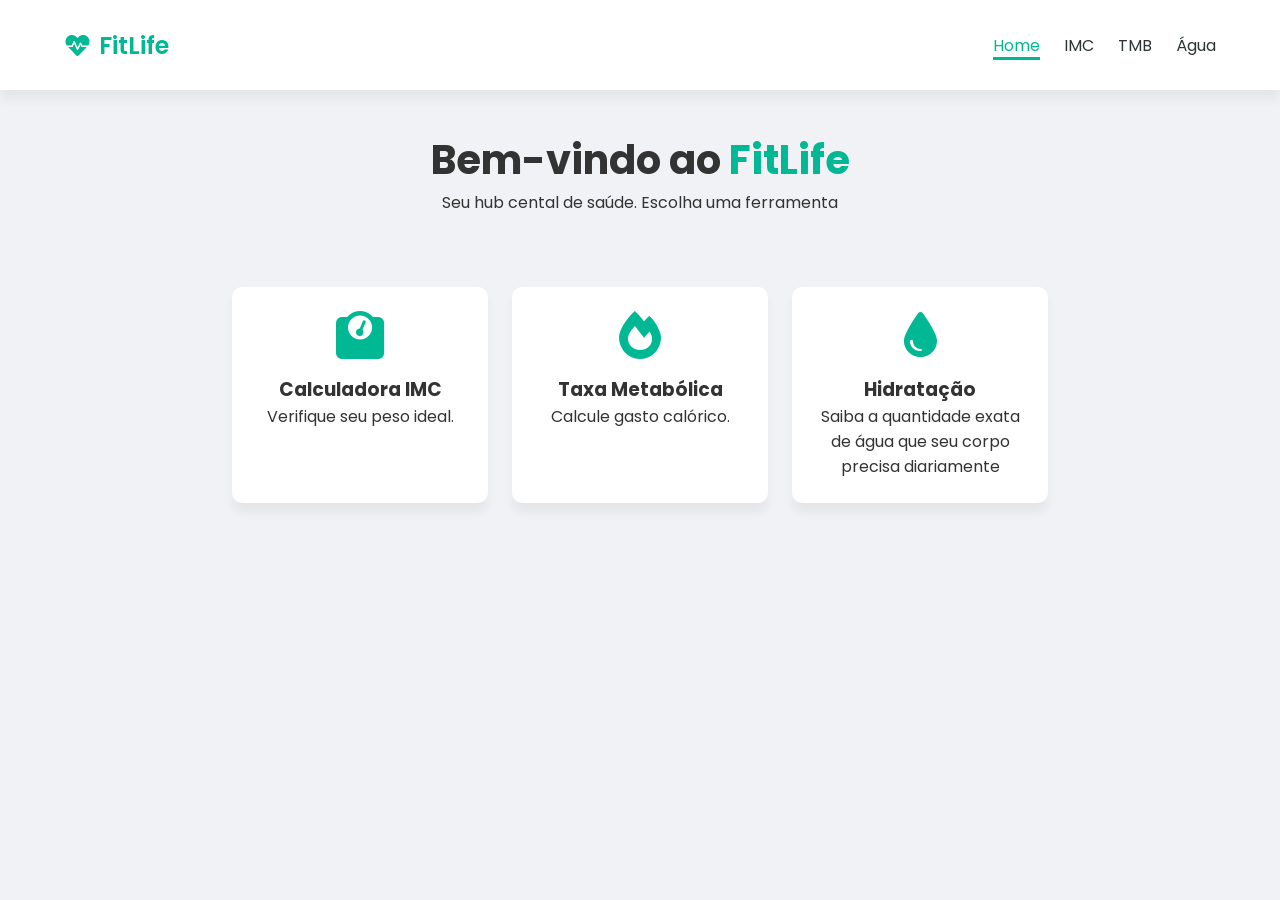
<file: index.html>
<!DOCTYPE html>
<html lang="pt-BR">
<head>
    <meta charset="UTF-8">
    <meta name="viewport" content="width=device-width, initial-scale=1.0">
    <link rel="preconnect" href="https://fonts.googleapis.com">
    <link rel="preconnect" href="https://fonts.gstatic.com" crossorigin>
    <link rel="stylesheet" href="css/style.css">
    <link
    rel="stylesheet"
    href="https://cdnjs.cloudflare.com/ajax/libs/font-awesome/6.0.0/css/all.min.css"
    />
    <link href="https://fonts.googleapis.com/css2?family=Poppins:ital,wght@0,100;0,200;0,300;0,400;0,500;0,600;0,700;0,800;0,900;1,100;1,200;1,300;1,400;1,500;1,600;1,700;1,800;1,900&display=swap" rel="stylesheet">
    <title>Fitlife</title>
</head>
<body>
    
    <nav>
        <a class="logo" href="index.html">
            <i class="fas fa-heartbeat"></i> FitLife    
        </a>

        <ul class="nav-links">
            <li><a class="nav-link" id="nav-active" href="index.html">Home</a></li>
            <li><a class="nav-link" href="pages/imc.html">IMC</a></li>
            <li><a class="nav-link" href="pages/tmb.html">TMB</a></li>
            <li><a class="nav-link" href="pages/water.html">Água</a></li>

        </ul>

    </nav>

    <header class="header-container" > 
        <h1>Bem-vindo ao <span>FitLife</span> </h1>
        <p>Seu hub cental de saúde. Escolha uma ferramenta</p>
    </header>

    
    <main>
       <section class="cards-section">
            <a class="feature-card" href="pages/imc.html">
                <i class="fas fa-weight"></i>
                <h3>Calculadora IMC</h3>
                <p>Verifique seu peso ideal.</p>
            </a>
            <a class="feature-card" href="pages/tmb.html">
                <i class="fas fa-fire"></i>
                <h3>Taxa Metabólica</h3>
                <p>Calcule gasto calórico.</p>
            </a>
            <a class="feature-card" href="pages/water.html">
                <i class="fas fa-tint"></i>
                <h3>Hidratação</h3>
                <p>Saiba a quantidade exata de água que seu corpo precisa diariamente</p>
            </a>
       </section>
   </main>


</body>
</html>
</file>
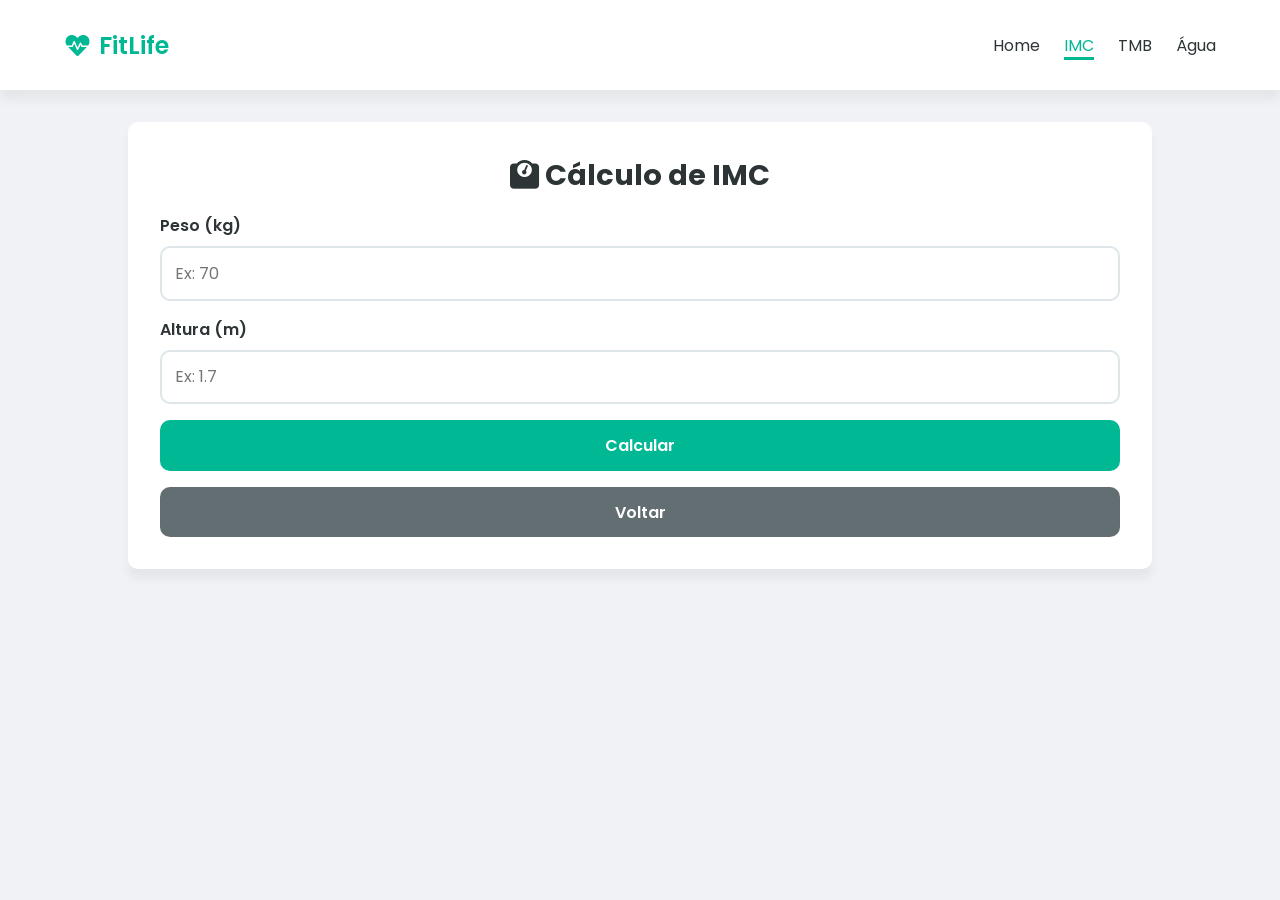
<file: pages/imc.html>
<!DOCTYPE html>
<html lang="pt-BR">
<head>
    <meta charset="UTF-8">
    <meta name="viewport" content="width=device-width, initial-scale=1.0">
    <link rel="preconnect" href="https://fonts.googleapis.com">
    <link rel="preconnect" href="https://fonts.gstatic.com" crossorigin>
    <link rel="stylesheet" href="../css/style.css">
    <link
    rel="stylesheet"
    href="https://cdnjs.cloudflare.com/ajax/libs/font-awesome/6.0.0/css/all.min.css"
    />
    <link href="https://fonts.googleapis.com/css2?family=Poppins:ital,wght@0,100;0,200;0,300;0,400;0,500;0,600;0,700;0,800;0,900;1,100;1,200;1,300;1,400;1,500;1,600;1,700;1,800;1,900&display=swap" rel="stylesheet">
    <title>Fitlife | IMC</title>
</head>
<body>
    
    <nav>
        <a class="logo" href="../index.html">
            <i class="fas fa-heartbeat"></i> FitLife
        </a>

        <ul class="nav-links">
            <li><a class="nav-link" href="../index.html">Home</a></li>
            <li><a class="nav-link" id="nav-active" href="imc.html">IMC</a></li>
            <li><a class="nav-link" href="tmb.html">TMB</a></li>
            <li><a class="nav-link" href="water.html">Água</a></li>

        </ul>

    </nav>


    <main>
        <section class="tool-container">
            
            <div class="tool-container-title">
                <h2> <i class="fas fa-weight"></i> Cálculo de IMC</h2>
            </div>
           
            <form>

                <div class="form-group">
                    <label for="weight">Peso (kg)</label>
                    <input type="number" id="weight" placeholder="Ex: 70" required>
                </div>
                
                <div class="form-group">
                    <label for="height">Altura (m)</label>
                    <input type="number" id="height" placeholder="Ex: 1.7" required
                step="any"
                >
                
            </div>

                <button class="action-btn" type="submit" onclick="calculateIMC(event)">Calcular</button>
                <a class="action-btn btn-back" href="../index.html">Voltar</a>
            </form>

            <div id="result" class="result-box">
                <p>Seu IMC é:</p>
                <h2 id="imc-value">00.0</h2>
                <p id="imc-desc">Classificação</p>
            </div>


        </section>
    </main>


    <script src="../js/imc.js"></script>
</body>
</html>
</file>
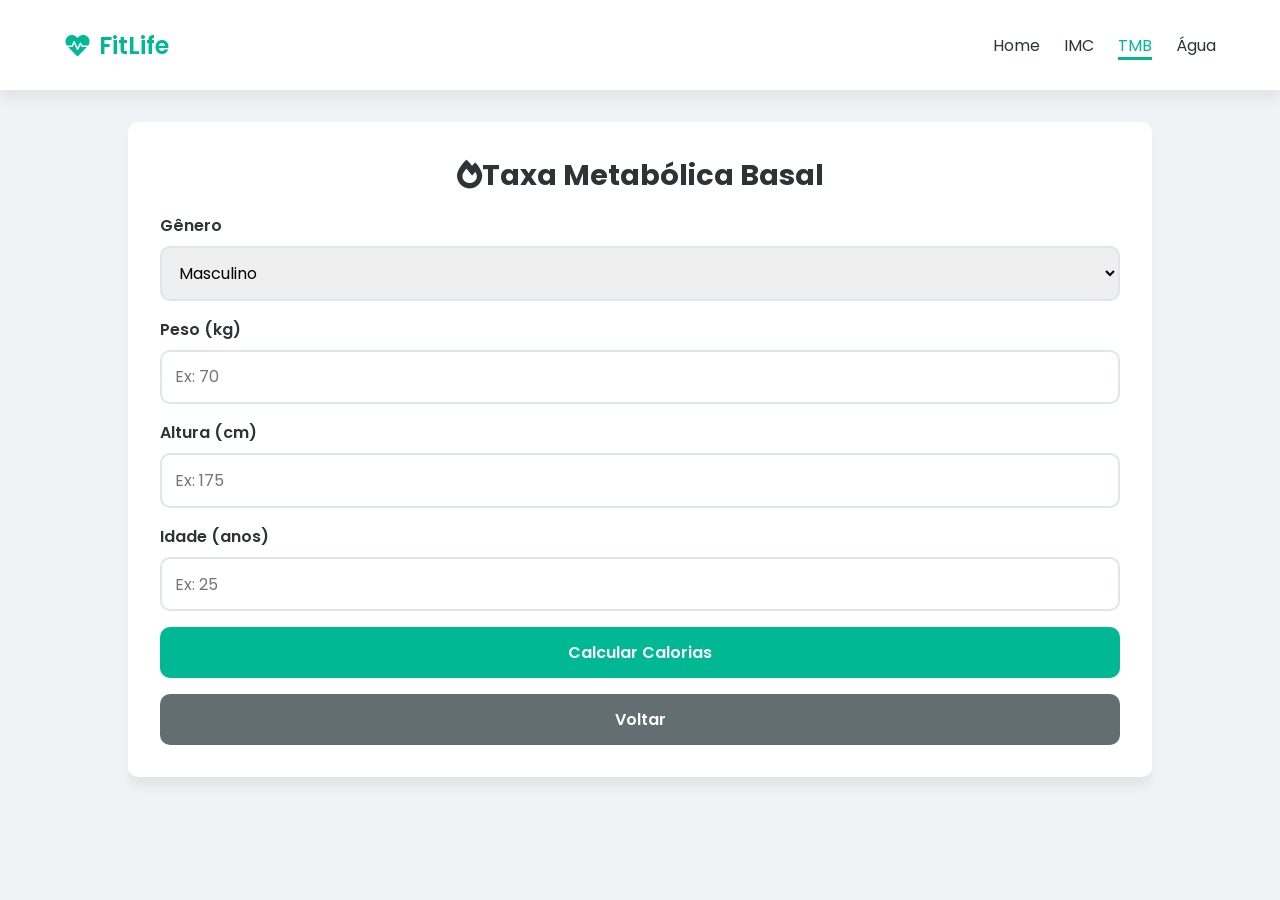
<file: pages/tmb.html>
<!DOCTYPE html>
<html lang="pt-BR">
<head>
    <meta charset="UTF-8">
    <meta name="viewport" content="width=device-width, initial-scale=1.0">
    <link rel="preconnect" href="https://fonts.googleapis.com">
    <link rel="preconnect" href="https://fonts.gstatic.com" crossorigin>
    <link rel="stylesheet" href="../css/style.css">
    <link href="https://fonts.googleapis.com/css2?family=Poppins:ital,wght@0,100;0,200;0,300;0,400;0,500;0,600;0,700;0,800;0,900;1,100;1,200;1,300;1,400;1,500;1,600;1,700;1,800;1,900&display=swap" rel="stylesheet">
    <link   rel="stylesheet"   href="https://cdnjs.cloudflare.com/ajax/libs/font-awesome/6.0.0/css/all.min.css" />
    <title>Fitlife | TMB</title>
</head>
<body style="font-family: Poppins;">
    
     <nav>

        <a class="logo" href="../index.html">
            <i class="fas fa-heartbeat"></i>FitLife</a>

        <ul class="nav-links">
            <li><a class="nav-link" href="../index.html">Home</a></li>
            <li><a class="nav-link" href="imc.html">IMC</a></li>
            <li><a class="nav-link" id="nav-active" href="tmb.html">TMB</a></li>
            <li><a class="nav-link" href="water.html">Água</a></li>

        </ul>

    </nav>

    <main>
        <section class="tool-container">
            
            <div class="tool-container-title">
                <h2><i class="fas fa-fire"></i>Taxa Metabólica Basal</h2>
            </div>

            <form>

            <div class="form-group">
                <label for="gender">Gênero</label>
                <select id="gender">
                    <option value="male">Masculino</option>
                    <option value="female">Feminino</option>
                </select>
            </div>
            
            <div class="form-group">
                <label for="weight">Peso (kg)</label>
                <input type="number" id="weight" placeholder="Ex: 70">
            </div>

            <div class="form-group">
                <label for="height">Altura (cm)</label>
                <input type="number" id="height" placeholder="Ex: 175">
            </div>

            <div class="form-group">
                <label for="age">Idade (anos)</label>
                <input type="number" id="age" placeholder="Ex: 25">
            </div>
            
            <button class="action-btn" type="submit" 
            onclick="calculateTMB(event)">Calcular Calorias</button>
            <a class="action-btn btn-back" href="../index.html">Voltar</a>

            </form>

            <div id="result" class="result-box">
                <p>Gasto calórico basal</p>
                <h2 id="tmb-value">0000</h2>
                <p>Kcal/dia</p>
            </div>


        </section>
    </main>

    <script src="../js/tmb.js"></script>

</body>
</html>
</file>
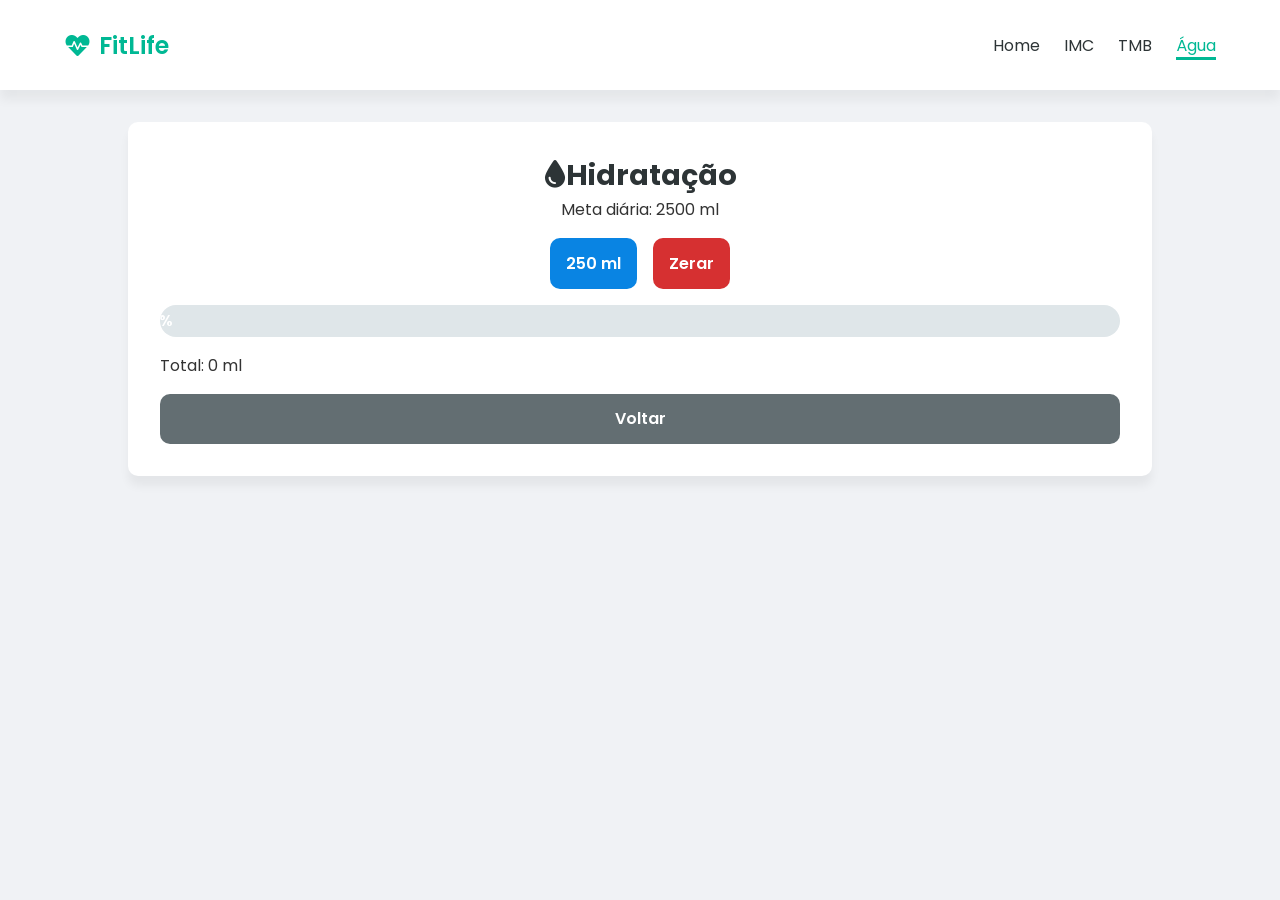
<file: pages/water.html>
<!DOCTYPE html>
<html lang="pt-BR">
<head>
    <meta charset="UTF-8">
    <meta name="viewport" content="width=device-width, initial-scale=1.0">
    <link rel="preconnect" href="https://fonts.googleapis.com">
    <link rel="preconnect" href="https://fonts.gstatic.com" crossorigin>
    <link rel="stylesheet" href="../css/style.css">
    <link rel="stylesheet" href="../css/water.css">
    <link href="https://fonts.googleapis.com/css2?family=Poppins:ital,wght@0,100;0,200;0,300;0,400;0,500;0,600;0,700;0,800;0,900;1,100;1,200;1,300;1,400;1,500;1,600;1,700;1,800;1,900&display=swap" rel="stylesheet">
    <link rel="stylesheet"   href="https://cdnjs.cloudflare.com/ajax/libs/font-awesome/6.0.0/css/all.min.css" />
    <title>Fitlife | Água</title>
</head>
<body style="font-family: Poppins;">
    
     <nav>

        <a class="logo" href="../index.html">
            <i class="fas fa-heartbeat"></i>FitLife</a>

        <ul class="nav-links">
            <li><a class="nav-link" href="../index.html">Home</a></li>
            <li><a class="nav-link" href="imc.html">IMC</a></li>
            <li><a class="nav-link" href="tmb.html">TMB</a></li>
            <li><a class="nav-link" id="nav-active" href="water.html">Água</a></li>

        </ul>

    </nav>

    <main>
        <section class="tool-container" >
            
            <div class="tool-container-title" >
                <h2><i class="fas fa-tint"></i>Hidratação</h2>
                <p>Meta diária: 2500 ml</p>
            </div>

        

            <div class="water-controls">
                <button class="action-btn btn-water-add" type="button" 
                onclick="addWater(250)"
                >250 ml</button>
                <button class="action-btn btn-water-reset" type="button"
                onclick="resetWater()"
                >Zerar</button>
            </div>

            <div class="progress-container">
                <div class="progress-bar" id="water-bar">0%</div>
            </div>

            <p>Total: <span id="water-total">0</span> ml</p>

            <a class="action-btn btn-back" href="../index.html">Voltar</a>
        </section>
    </main>

    <script src="../js/water.js"></script>
</body>
</html>
</file>
<file: css/style.css>
:root {
    --primary-color: #00b894;
    --primary-dark: #019477;
    --secondary-color: #2d3436;
    --background-color: #f0f2f5;
    --card-color: #ffffff;
    --text-color: #333333;
    --muted-color: #636e72;
    --danger-color: #d63031;
    --water-color: #0984e3;
    --border-color: #dfe6e9;
    --dark-water-color: #00008b;

    --shadow-md: 0 10px 10px rgba(0, 0, 0, 0.05);
}


* {
    margin: 0;
    padding: 0;
    box-sizing: border-box;
}

body {
    font-family: 'Poppins', sans-serif;
    background-color: var(--background-color);
    color: var(--text-color);
}

nav {
    display: flex;
    justify-content: space-between;
    align-items: center;
    
    height: 10vh;
    background-color: var(--card-color);
    padding: 0 5%;
    box-shadow: var(--shadow-md);
}   

.logo {
    display: flex;
    align-items: center;
    gap: 0.5rem;
    font-size: 1.5rem;
    color: var(--primary-color);
    text-decoration: none;
    font-weight: 600;
}

.nav-links {
    display: flex;
    list-style: none;
    gap: 1.5rem;
}

.nav-link {
    text-decoration: none;
    color: var(--secondary-color);
    font-size: 1rem;
}

.nav-link:hover {
    color: var(--primary-color);
}

#nav-active { 
    border-bottom: 3px var(--primary-color) solid;
    color: var(--primary-color)
}

.header-container {
    text-align: center;
    padding: 2.5rem 0;
}

.header-container h1 {
    font-size: 2.5rem;
}

.header-container span {
    color: var(--primary-color);
}

main {
    width: 80vw;
    margin: 0 auto;
    padding: 2rem 0;
}

.cards-section {
    display: flex;
    justify-content: center;
    flex-wrap: wrap;
    gap: 1.5rem;
    text-align: center;
}

.feature-card {
    background-color: var(--card-color);
    color: var(--text-color);
    padding: 1.5rem;
    border-radius: 10px;
    text-align: center;
    text-decoration: none;
    box-shadow: var(--shadow-md);
    width: 16rem;
}

.feature-card:hover {
    border: 2px solid var(--primary-color);
}

.feature-card i {
    font-size: 3rem;
    color: var(--primary-color);
    margin-bottom: 1rem;
}

.tool-container {
    display: flex;
    flex-direction: column;
    gap: 1rem;

    width: 100%;
    padding: 2rem;

    background-color: var(--card-color);
    box-shadow: var(--shadow-md);
    border-radius: 10px;
}

.tool-container-title {
    text-align: center;
}

.tool-container-title h2 {
    color: var(--secondary-color);
    font-size: 1.8rem;
}

.tool-container form     {
    display: flex;
    flex-direction: column;
    gap: 1rem;
}

.form-group {
    display: flex;
    flex-direction: column;
    gap: 0.5rem;
}

.form-group label {
    font-weight: 600;
    color: var(--secondary-color);
}

.form-group input,
.form-group select {
    padding: 0.8rem;
    border: 2px solid var(--border-color);
    border-radius: 10px;
    font-size: 1rem;
    font-family: inherit;
}

.form-group input:focus, 
.form-group select:focus {
    outline:none;
    border-color: var(--primary-color);
}

.action-btn {
    padding: 0.8rem 1rem;
    background-color: var(--primary-color);
    color: var(--card-color);
    border: none;
    border-radius: 10px;
    font-size: 1rem;
    font-weight: 600;
    font-family: inherit;
    cursor: pointer;
    text-decoration: none;
    text-align: center;
    transition: 0.3s;
}

.action-btn:hover {
    background-color: var(--primary-dark);
}
 
.btn-back {
    background-color: var(--muted-color);
}

.btn-back:hover {
    background-color: var(--secondary-color);
}

.result-box {
    display: none;
    padding: 1.25rem;
    background-color: #e8f8f5;
    border-radius: 10px;
    text-align: center;
}

.show {
    display: block;
}

@media (max-width: 480px) {
    nav {
        flex-direction:column;
        justify-content: center;
    }
}
</file>
<file: css/water.css>
.water-controls {
    display: flex;
    justify-content: center;
    align-items: center;
    flex-wrap: wrap;
    gap: 1rem;
}

.btn-water-add {
    background-color: var(--water-color);
}

.btn-water-add:hover {
    background-color: var(--dark-water-color);
}

.btn-water-reset {
    background-color: var(--danger-color);
}

.btn-water-reset:hover {
    background-color: #b71c1c
}

.progress-container {
    width: 100%;
    height: 2rem;
    background-color: var(--border-color);
    border-radius: 2rem;
    overflow: hidden;
}

.progress-bar {
    display:flex;
    justify-content: center;
    align-items:center;

    width: 0%;
    height: 100%;
    background-color: var(--water-color);
    color: var(--card-color);
    font-weight: 600;
}
</file>
